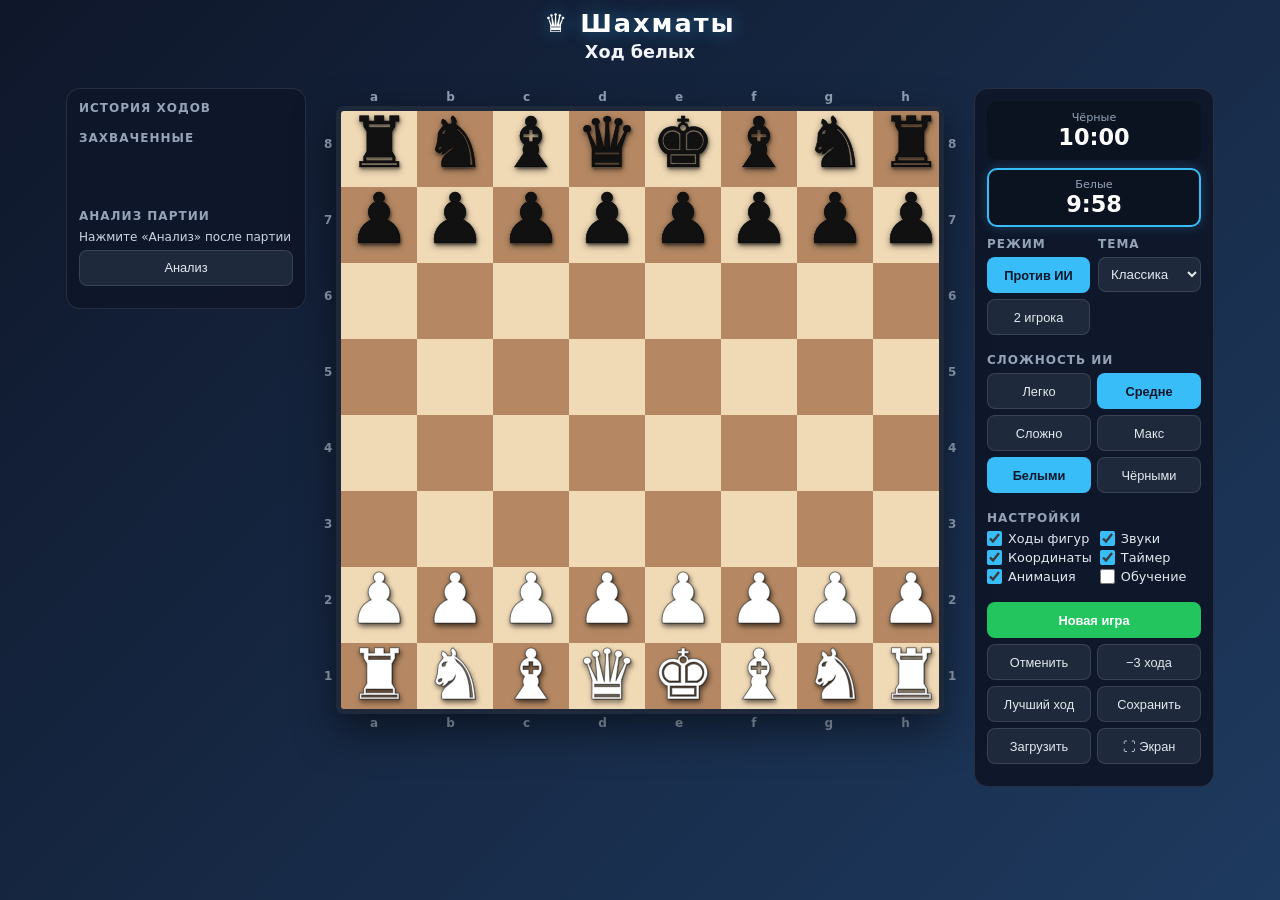
<file: index.html>
<!DOCTYPE html>
<html lang="ru">
<head>
    <meta charset="UTF-8">
    <meta name="viewport" content="width=device-width, initial-scale=1.0, maximum-scale=1.0, user-scalable=no, viewport-fit=cover">
    <meta name="mobile-web-app-capable" content="yes">
    <meta name="apple-mobile-web-app-capable" content="yes">
    <meta name="apple-mobile-web-app-status-bar-style" content="black-translucent">
    <meta name="theme-color" content="#0f172a">
    <title>Шахматы — Полная версия</title>
    <link rel="stylesheet" href="css/style.css?v=10">
</head>
<body>
    <div class="app">
        <header>
            <h1>♛ Шахматы</h1>
            <div class="status" id="status">Ход белых</div>
            <div class="coach" id="coach"></div>
        </header>

        <div class="main">
            <aside class="panel left-panel">
                <div class="panel-section">
                    <h3>История ходов</h3>
                    <div id="move-history" class="move-history"></div>
                </div>
                <div class="panel-section">
                    <h3>Захваченные</h3>
                    <div id="captured-white" class="captured"></div>
                    <div id="captured-black" class="captured"></div>
                </div>
                <div class="panel-section analysis-section">
                    <h3>Анализ партии</h3>
                    <div id="analysis" class="analysis">Нажмите «Анализ» после партии</div>
                    <button class="btn" style="width:100%;margin-top:4px" onclick="runPostGameAnalysis()">Анализ</button>
                </div>
            </aside>

            <div class="board-wrapper">
                <div class="coords-row top" id="coords-top"></div>
                <div class="board-row">
                    <div class="coords-col left" id="coords-left"></div>
                    <div class="board" id="board"></div>
                    <div class="coords-col right" id="coords-right"></div>
                </div>
                <div class="coords-row bottom" id="coords-bottom"></div>
            </div>

            <aside class="panel right-panel">
                <div class="panel-section timers span2">
                    <div class="timer" id="timer-black">
                        <span class="timer-label">Чёрные</span>
                        <span class="timer-value" id="time-black">10:00</span>
                    </div>
                    <div class="timer" id="timer-white">
                        <span class="timer-label">Белые</span>
                        <span class="timer-value" id="time-white">10:00</span>
                    </div>
                </div>

                <div class="right-panel-inner">
                    <div class="panel-section">
                        <h3>Режим</h3>
                        <div class="btn-group">
                            <button class="btn active" id="mode-ai" onclick="setMode('ai')">Против ИИ</button>
                            <button class="btn" id="mode-pvp" onclick="setMode('pvp')">2 игрока</button>
                        </div>
                    </div>

                    <div class="panel-section">
                        <h3>Тема</h3>
                        <select id="theme-select" onchange="setTheme(this.value)">
                            <option value="classic">Классика</option>
                            <option value="wood">Дерево</option>
                            <option value="blue">Синяя</option>
                            <option value="green">Зелёная</option>
                            <option value="brown">Коричневая</option>
                            <option value="gray">Серая</option>
                        </select>
                    </div>

                    <div class="panel-section span2" id="ai-controls">
                        <h3>Сложность ИИ</h3>
                        <div class="btn-group">
                            <button class="btn" id="diff-1" onclick="setDifficulty(1)">Легко</button>
                            <button class="btn active" id="diff-2" onclick="setDifficulty(2)">Средне</button>
                            <button class="btn" id="diff-3" onclick="setDifficulty(3)">Сложно</button>
                            <button class="btn" id="diff-4" onclick="setDifficulty(4)">Макс</button>
                        </div>
                        <div class="btn-group" style="margin-top:6px">
                            <button class="btn active" id="color-white" onclick="setPlayerColor('white')">Белыми</button>
                            <button class="btn" id="color-black" onclick="setPlayerColor('black')">Чёрными</button>
                        </div>
                    </div>

                    <div class="panel-section span2">
                        <h3>Настройки</h3>
                        <div class="settings-grid">
                            <label class="toggle"><input type="checkbox" id="toggle-hints" checked onchange="toggleHints()"><span>Ходы фигур</span></label>
                            <label class="toggle"><input type="checkbox" id="toggle-sound" checked onchange="toggleSound()"><span>Звуки</span></label>
                            <label class="toggle"><input type="checkbox" id="toggle-coords" checked onchange="toggleCoords()"><span>Координаты</span></label>
                            <label class="toggle"><input type="checkbox" id="toggle-timer" checked onchange="toggleTimer()"><span>Таймер</span></label>
                            <label class="toggle"><input type="checkbox" id="toggle-anim" checked onchange="toggleAnim()"><span>Анимация</span></label>
                            <label class="toggle"><input type="checkbox" id="toggle-coach" onchange="toggleCoach()"><span>Обучение</span></label>
                        </div>
                    </div>

                    <div class="panel-section actions">
                        <button class="btn primary" onclick="newGame()">Новая игра</button>
                        <button class="btn" onclick="undoMove()">Отменить</button>
                        <button class="btn" onclick="undoMultiple()">−3 хода</button>
                        <button class="btn" onclick="hintBestMove()" title="Показывает самый сильный ход по оценке ИИ">Лучший ход</button>
                        <button class="btn" onclick="saveGame()">Сохранить</button>
                        <button class="btn" onclick="loadGame()">Загрузить</button>
                        <button class="btn" onclick="toggleFullscreen()">⛶ Экран</button>
                        <button class="btn" onclick="returnToLive()" id="btn-live" style="display:none">К партии</button>
                    </div>
                </div>
            </aside>
        </div>
    </div>

    <div id="game-over">
        <div id="game-over-content">
            <div id="game-result"></div>
            <button class="btn primary" onclick="newGame(); hideGameOver()">Новая игра</button>
        </div>
    </div>

    <canvas id="confetti"></canvas>
    <script src="js/chess.js?v=10"></script>
</body>
</html>
</file>
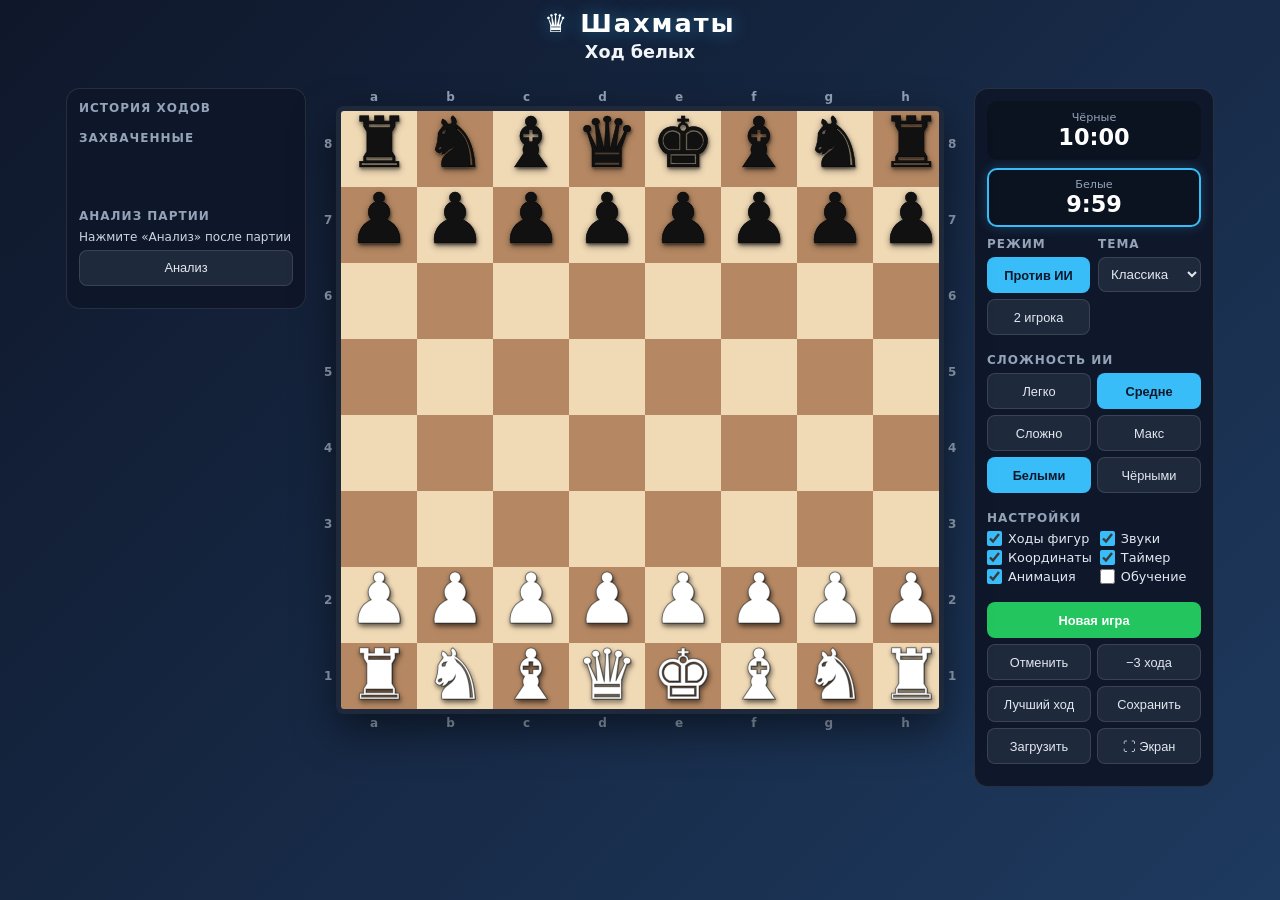
<file: chess.html>
<!DOCTYPE html>
<html lang="ru">
<head>
    <meta charset="UTF-8">
    <meta name="viewport" content="width=device-width, initial-scale=1.0, maximum-scale=1.0, user-scalable=no, viewport-fit=cover">
    <meta name="mobile-web-app-capable" content="yes">
    <meta name="apple-mobile-web-app-capable" content="yes">
    <meta name="apple-mobile-web-app-status-bar-style" content="black-translucent">
    <meta name="theme-color" content="#0f172a">
    <title>Шахматы — Полная версия</title>
    <link rel="stylesheet" href="css/style.css?v=6">
</head>
<body>
    <div class="app">
        <header>
            <h1>♛ Шахматы</h1>
            <div class="status" id="status">Ход белых</div>
            <div class="coach" id="coach"></div>
        </header>

        <div class="main">
            <aside class="panel left-panel">
                <div class="panel-section">
                    <h3>История ходов</h3>
                    <div id="move-history" class="move-history"></div>
                </div>
                <div class="panel-section">
                    <h3>Захваченные</h3>
                    <div id="captured-white" class="captured"></div>
                    <div id="captured-black" class="captured"></div>
                </div>
                <div class="panel-section analysis-section">
                    <h3>Анализ партии</h3>
                    <div id="analysis" class="analysis">Нажмите «Анализ» после партии</div>
                    <button class="btn" style="width:100%;margin-top:4px" onclick="runPostGameAnalysis()">Анализ</button>
                </div>
            </aside>

            <div class="board-wrapper">
                <div class="coords-row top" id="coords-top"></div>
                <div class="board-row">
                    <div class="coords-col left" id="coords-left"></div>
                    <div class="board" id="board"></div>
                    <div class="coords-col right" id="coords-right"></div>
                </div>
                <div class="coords-row bottom" id="coords-bottom"></div>
            </div>

            <aside class="panel right-panel">
                <div class="panel-section timers span2">
                    <div class="timer" id="timer-black">
                        <span class="timer-label">Чёрные</span>
                        <span class="timer-value" id="time-black">10:00</span>
                    </div>
                    <div class="timer" id="timer-white">
                        <span class="timer-label">Белые</span>
                        <span class="timer-value" id="time-white">10:00</span>
                    </div>
                </div>

                <div class="right-panel-inner">
                    <div class="panel-section">
                        <h3>Режим</h3>
                        <div class="btn-group">
                            <button class="btn active" id="mode-ai" onclick="setMode('ai')">Против ИИ</button>
                            <button class="btn" id="mode-pvp" onclick="setMode('pvp')">2 игрока</button>
                        </div>
                    </div>

                    <div class="panel-section">
                        <h3>Тема</h3>
                        <select id="theme-select" onchange="setTheme(this.value)">
                            <option value="classic">Классика</option>
                            <option value="wood">Дерево</option>
                            <option value="blue">Синяя</option>
                            <option value="green">Зелёная</option>
                            <option value="brown">Коричневая</option>
                            <option value="gray">Серая</option>
                        </select>
                    </div>

                    <div class="panel-section span2" id="ai-controls">
                        <h3>Сложность ИИ</h3>
                        <div class="btn-group">
                            <button class="btn" id="diff-1" onclick="setDifficulty(1)">Легко</button>
                            <button class="btn active" id="diff-2" onclick="setDifficulty(2)">Средне</button>
                            <button class="btn" id="diff-3" onclick="setDifficulty(3)">Сложно</button>
                            <button class="btn" id="diff-4" onclick="setDifficulty(4)">Макс</button>
                        </div>
                        <div class="btn-group" style="margin-top:6px">
                            <button class="btn active" id="color-white" onclick="setPlayerColor('white')">Белыми</button>
                            <button class="btn" id="color-black" onclick="setPlayerColor('black')">Чёрными</button>
                        </div>
                    </div>

                    <div class="panel-section span2">
                        <h3>Настройки</h3>
                        <div class="settings-grid">
                            <label class="toggle"><input type="checkbox" id="toggle-hints" checked onchange="toggleHints()"><span>Ходы фигур</span></label>
                            <label class="toggle"><input type="checkbox" id="toggle-sound" checked onchange="toggleSound()"><span>Звуки</span></label>
                            <label class="toggle"><input type="checkbox" id="toggle-coords" checked onchange="toggleCoords()"><span>Координаты</span></label>
                            <label class="toggle"><input type="checkbox" id="toggle-timer" checked onchange="toggleTimer()"><span>Таймер</span></label>
                            <label class="toggle"><input type="checkbox" id="toggle-anim" checked onchange="toggleAnim()"><span>Анимация</span></label>
                            <label class="toggle"><input type="checkbox" id="toggle-coach" onchange="toggleCoach()"><span>Обучение</span></label>
                        </div>
                    </div>

                    <div class="panel-section actions">
                        <button class="btn primary" onclick="newGame()">Новая игра</button>
                        <button class="btn" onclick="undoMove()">Отменить</button>
                        <button class="btn" onclick="undoMultiple()">−3 хода</button>
                        <button class="btn" onclick="hintBestMove()" title="Показывает самый сильный ход по оценке ИИ">Лучший ход</button>
                        <button class="btn" onclick="saveGame()">Сохранить</button>
                        <button class="btn" onclick="loadGame()">Загрузить</button>
                        <button class="btn" onclick="toggleFullscreen()">⛶ Экран</button>
                        <button class="btn" onclick="returnToLive()" id="btn-live" style="display:none">К партии</button>
                    </div>
                </div>
            </aside>
        </div>
    </div>

    <div id="game-over">
        <div id="game-over-content">
            <div id="game-result"></div>
            <button class="btn primary" onclick="newGame(); hideGameOver()">Новая игра</button>
        </div>
    </div>

    <canvas id="confetti"></canvas>
    <script src="js/chess.js?v=6"></script>
</body>
</html>
</file>
<file: css/style.css>
/* Chess Game Styles v10 */
:root {
  --sq: 76px;
  --light-sq: #f0d9b5;
  --dark-sq: #b58863;
  --bg: #0f172a;
  --bg2: #1e3a5f;
  --panel-bg: rgba(15,23,42,0.95);
  --text: #e2e8f0;
  --muted: #94a3b8;
  --accent: #38bdf8;
  --btn: #1e293b;
  --btn-hover: #334155;
  --primary: #22c55e;
}
*{box-sizing:border-box;margin:0;padding:0}
html,body{
  min-height:100%;
  background:linear-gradient(135deg,var(--bg),var(--bg2));
  background-attachment:fixed;
  color:var(--text);
  font-family:'Segoe UI',system-ui,sans-serif;
  touch-action:manipulation;
  -webkit-tap-highlight-color:transparent;
}
body{padding:8px}
.app{max-width:1400px;margin:0 auto}
header{text-align:center;margin-bottom:10px}
header h1{font-size:1.6rem;letter-spacing:2px;color:#fff;text-shadow:0 0 18px rgba(56,189,248,.45)}
.status{font-size:1.1rem;font-weight:600;margin-top:4px;color:#f1f5f9}
.coach{font-size:.85rem;color:var(--muted);min-height:1.2em}
.coach.tip{color:#38bdf8}.coach.warn{color:#fbbf24}.coach.bad{color:#f87171}
.main{display:flex;gap:14px;justify-content:center;align-items:flex-start;flex-wrap:wrap}
.panel{
  background:var(--panel-bg);
  border:1px solid rgba(255,255,255,.1);
  border-radius:14px;padding:12px;width:240px;color:var(--text)
}
.panel-section{margin-bottom:10px}
.panel-section h3{font-size:.75rem;text-transform:uppercase;letter-spacing:1px;color:var(--muted);margin-bottom:6px}
.btn-group{display:flex;flex-wrap:wrap;gap:6px}
.btn{
  background:var(--btn);color:var(--text);
  border:1px solid rgba(255,255,255,.12);border-radius:8px;
  padding:8px 10px;font-size:.8rem;cursor:pointer;flex:1;min-width:70px;min-height:36px
}
.btn:hover{background:var(--btn-hover)}
.btn.active{background:var(--accent);color:#0f172a;font-weight:700;border-color:transparent}
.btn.primary{background:var(--primary);color:#fff;border:none;font-weight:600}
.actions{display:grid;grid-template-columns:1fr 1fr;gap:6px}
.actions .btn.primary{grid-column:1/-1}
.settings-grid{display:grid;grid-template-columns:1fr 1fr;gap:4px 8px}
.toggle{display:flex;align-items:center;gap:6px;font-size:.8rem;cursor:pointer;color:var(--text)}
.toggle input{accent-color:var(--accent);width:15px;height:15px}
select{width:100%;padding:8px;border-radius:8px;background:var(--btn);color:var(--text);border:1px solid rgba(255,255,255,.12)}
.timers{display:flex;flex-direction:column;gap:8px}
.timer{background:#0b1220;border-radius:10px;padding:8px;text-align:center;border:2px solid transparent}
.timer.active{border-color:var(--accent);box-shadow:0 0 12px rgba(56,189,248,.25)}
.timer-label{display:block;font-size:.7rem;color:var(--muted)}
.timer-value{font-size:1.4rem;font-weight:700;font-variant-numeric:tabular-nums;color:#fff}
.timer.low .timer-value{color:#f87171}
.right-panel-inner{display:grid;grid-template-columns:1fr 1fr;gap:8px}
.right-panel-inner .span2,.right-panel-inner .panel-section.span2,.right-panel-inner .actions{grid-column:1/-1}
.board-wrapper{display:flex;flex-direction:column;align-items:center;flex:0 0 auto}
.board-row{display:flex;align-items:center}
.board{
  display:grid;
  grid-template-columns:repeat(8,var(--sq));
  grid-template-rows:repeat(8,var(--sq));
  width:calc(8 * var(--sq));
  height:calc(8 * var(--sq));
  border:5px solid #1e293b;border-radius:8px;
  box-shadow:0 16px 40px rgba(0,0,0,.5);
  overflow:hidden;position:relative;background:#1e293b;flex-shrink:0
}
.square{
  width:var(--sq);height:var(--sq);
  display:flex;align-items:center;justify-content:center;
  cursor:pointer;user-select:none;position:relative
}
.square.light{background:var(--light-sq)}
.square.dark{background:var(--dark-sq)}
body.theme-classic{--light-sq:#f0d9b5;--dark-sq:#b58863}
body.theme-wood{--light-sq:#ecd3a8;--dark-sq:#8b5e34}
body.theme-blue{--light-sq:#c7d8f0;--dark-sq:#4a6fa5}
body.theme-green{--light-sq:#e8f0d8;--dark-sq:#6b8f4e}
body.theme-brown{--light-sq:#d4b896;--dark-sq:#6b4423}
body.theme-gray{--light-sq:#dfe3e8;--dark-sq:#6b7280}
.square.selected{background:rgba(250,204,21,.75)!important}
.square.highlight{background:rgba(74,222,128,.55)!important}
.square.capture{background:rgba(248,113,113,.55)!important}
.square.in-check{background:rgba(239,68,68,.75)!important;animation:pulse .9s infinite alternate}
.square.last-from{box-shadow:inset 0 0 0 3px rgba(250,204,21,.6)}
.square.last-to{background:rgba(250,204,21,.4)!important}
.square.hint{outline:3px solid #38bdf8;outline-offset:-3px}
@keyframes pulse{from{box-shadow:inset 0 0 10px #ef4444}to{box-shadow:inset 0 0 22px #f87171}}
.piece{
  display:flex;align-items:center;justify-content:center;
  width:100%;height:100%;
  font-size:calc(var(--sq) * 0.92);
  line-height:1;
  pointer-events:none;user-select:none;
  font-family:"Segoe UI Symbol","DejaVu Sans","Noto Sans Symbols2","Apple Color Emoji",sans-serif;
  transform: translateY(-8%);
}
.piece-white{
  color:#ffffff;
  text-shadow:0 0 1px #333,1px 1px 0 rgba(0,0,0,.3),2px 3px 5px rgba(0,0,0,.4);
  -webkit-text-stroke:1px rgba(30,30,30,.45);
  filter:drop-shadow(0 2px 2px rgba(0,0,0,.35));
}
.piece-black{
  color:#111111;
  text-shadow:0 1px 0 rgba(255,255,255,.15),1px 2px 3px rgba(0,0,0,.5);
  -webkit-text-stroke:0.5px #000;
  filter:drop-shadow(0 2px 3px rgba(0,0,0,.45));
}
.coords-row,.coords-col{display:flex;color:var(--muted);font-size:.75rem;font-weight:600}
.coords-row{width:calc(8 * var(--sq));justify-content:space-around;padding:2px 0}
.coords-col{flex-direction:column;height:calc(8 * var(--sq));justify-content:space-around;padding:0 4px;width:16px;text-align:center}
.coords-hidden{visibility:hidden}
.move-history{max-height:160px;overflow-y:auto;font-family:ui-monospace,monospace;font-size:.8rem;line-height:1.45}
.move-history .move-pair{display:flex;gap:8px}
.move-history .num{color:#64748b;min-width:22px}
.move-history .move{cursor:pointer;padding:1px 4px;border-radius:4px}
.move-history .move:hover{background:rgba(56,189,248,.2)}
.move-history .move.active{background:rgba(56,189,248,.35);outline:1px solid var(--accent)}
.captured{font-size:1.2rem;min-height:24px;letter-spacing:1px}
.analysis{font-size:.75rem;max-height:110px;overflow-y:auto;line-height:1.35;color:#cbd5e1}
.analysis .blunder{color:#f87171}.analysis .mistake{color:#fbbf24}.analysis .ok{color:#86efac}
#game-over{position:fixed;inset:0;background:rgba(0,0,0,.8);display:none;align-items:center;justify-content:center;z-index:1000}
#game-over.show{display:flex}
#game-over-content{
  background:linear-gradient(145deg,#1e293b,#0f172a);
  padding:36px 44px;border-radius:18px;text-align:center;
  border:2px solid #fbbf24;box-shadow:0 0 40px rgba(251,191,36,.35);color:#fff
}
#game-result{font-size:1.8rem;margin-bottom:16px;line-height:1.35}
#confetti{position:fixed;inset:0;pointer-events:none;z-index:999}
.anim-piece{
  position:absolute;z-index:30;pointer-events:none;
  transition:left .28s ease,top .28s ease;
  display:flex;align-items:center;justify-content:center;
  font-size:calc(var(--sq) * 0.92);
  transform: translateY(-8%);
}
@media (max-width:1200px){:root{--sq:60px}.panel{width:220px}}
@media (max-width:900px){
  html,body{overflow:auto}
  .main{flex-direction:column;align-items:center}
  .panel{width:100%;max-width:520px}
  .left-panel{order:3}.right-panel{order:1}.board-wrapper{order:2}
  :root{--sq:min(52px,calc((100vw - 40px) / 8))}
  .board{width:calc(8 * var(--sq));height:calc(8 * var(--sq))}
  .square{width:var(--sq);height:var(--sq)}
}
@media (max-width:400px){
  :root{--sq:min(42px,calc((100vw - 28px) / 8))}
  header h1{font-size:1.25rem}
  .right-panel-inner{grid-template-columns:1fr}
}
</file>
